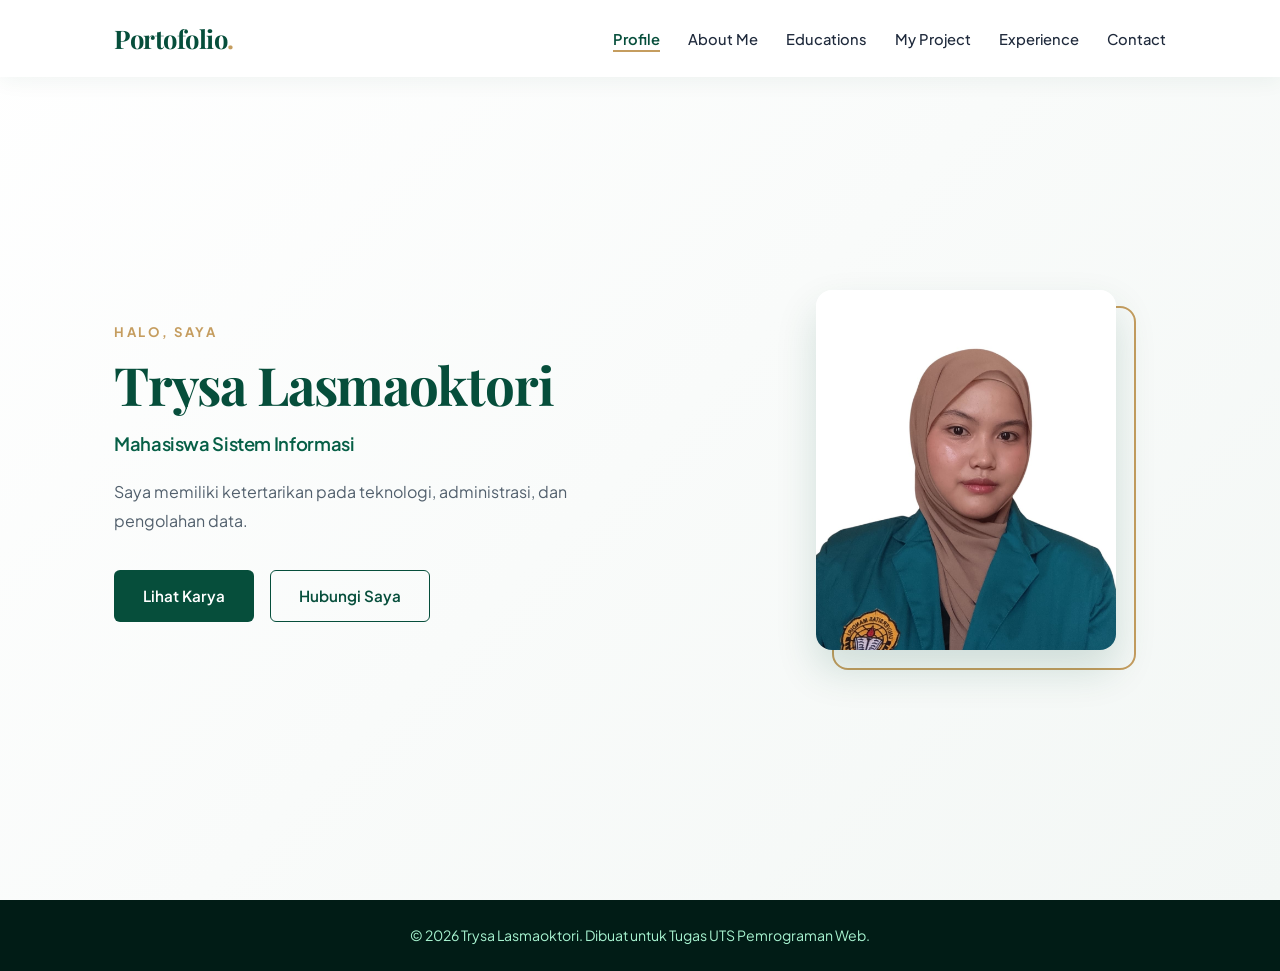
<file: index.html>
<!DOCTYPE html>
<html lang="id">
<head>
    <meta charset="UTF-8">
    <meta name="viewport" content="width=device-width, initial-scale=1.0">
    <title>Profile | Portofolio Mahasiswa</title>
    <link rel="preconnect" href="https://fonts.googleapis.com">
    <link rel="preconnect" href="https://fonts.gstatic.com" crossorigin>
    <link href="https://fonts.googleapis.com/css2?family=Playfair+Display:ital,wght@0,600;0,700;1,600&family=Plus+Jakarta+Sans:wght@300;400;500;600&display=swap" rel="stylesheet">
    <link rel="stylesheet" href="style.css">
</head>
<body>

    <header class="navbar" id="navbar">
        <div class="nav-container">
            <a href="profile.html" class="logo">Portofolio<span>.</span></a>
            <nav>
                <ul class="nav-links" id="nav-links">
                    <li><a href="profile.html" class="active">Profile</a></li>
                    <li><a href="about-me.html">About Me</a></li>
                    <li><a href="educations.html">Educations</a></li>
                    <li><a href="my-projects.html">My Project</a></li>
                    <li><a href="experience.html">Experience</a></li>
                    <li><a href="contact-me.html">Contact</a></li>
                </ul>
            </nav>
            <div class="menu-toggle" id="mobile-menu">
                <span></span>
                <span></span>
                <span></span>
            </div>
        </div>
    </header>

    <main>
        <section class="hero-section">
            <div class="container hero-grid">
                <div class="hero-text fade-in">
                    <p class="subtitle">HALO, SAYA</p>
                    <h1>Trysa Lasmaoktori</h1>
                    <h2 class="role">Mahasiswa Sistem Informasi</h2>
                    <p class="hero-desc">
                      Saya memiliki ketertarikan pada teknologi, administrasi, dan pengolahan data.
                    </p>
                    <div class="hero-buttons">
                        <a href="my-projects.html" class="btn btn-primary">Lihat Karya</a>
                        <a href="contact-me.html" class="btn btn-outline">Hubungi Saya</a>
                    </div>
                </div>
                <div class="hero-image fade-in">
                    <div class="image-frame">
                        <img src="foto saya.jpeg" alt="Foto Profil">
                    </div>
                </div>
            </div>
        </section>
    </main>

    <footer>
        <div class="container">
            <p>&copy; 2026 Trysa Lasmaoktori. Dibuat untuk Tugas UTS Pemrograman Web.</p>
        </div>
    </footer>

    <script>
        const mobileMenu = document.getElementById('mobile-menu');
        const navLinks = document.getElementById('nav-links');
        mobileMenu.addEventListener('click', () => {
            navLinks.classList.toggle('active');
            mobileMenu.classList.toggle('open');
        });
    </script>
</body>
</html>
</file>
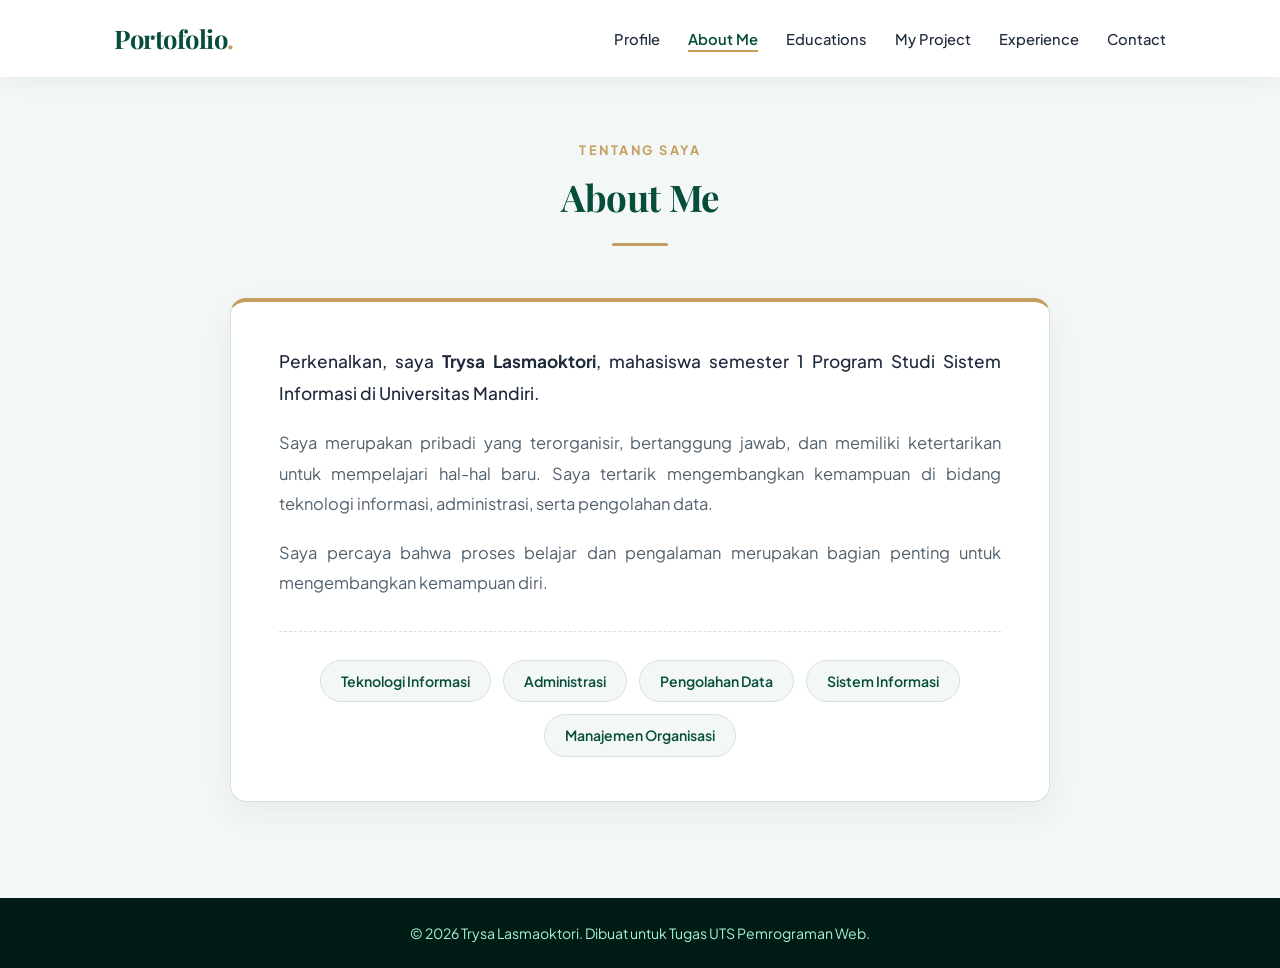
<file: about-me.html>
<!DOCTYPE html>
<html lang="id">
<head>
    <meta charset="UTF-8">
    <meta name="viewport" content="width=device-width, initial-scale=1.0">
    <title>About Me | Portofolio Mahasiswa</title>
    <link rel="preconnect" href="https://fonts.googleapis.com">
    <link rel="preconnect" href="https://fonts.gstatic.com" crossorigin>
    <link href="https://fonts.googleapis.com/css2?family=Playfair+Display:ital,wght@0,600;0,700;1,600&family=Plus+Jakarta+Sans:wght@300;400;500;600&display=swap" rel="stylesheet">
    <link rel="stylesheet" href="style.css">
</head>
<body>

    <header class="navbar scrolled" id="navbar">
        <div class="nav-container">
            <a href="profile.html" class="logo">Portofolio<span>.</span></a>
            <nav>
                <ul class="nav-links" id="nav-links">
                    <li><a href="profile.html">Profile</a></li>
                    <li><a href="about-me.html" class="active">About Me</a></li>
                    <li><a href="educations.html">Educations</a></li>
                    <li><a href="my-projects.html">My Project</a></li>
                    <li><a href="experience.html">Experience</a></li>
                    <li><a href="contact-me.html">Contact</a></li>
                </ul>
            </nav>
            <div class="menu-toggle" id="mobile-menu">
                <span></span>
                <span></span>
                <span></span>
            </div>
        </div>
    </header>

    <main>
        <section class="section page-top bg-light">
            <div class="container">
                <div class="section-header fade-in">
                    <span class="section-tag">Tentang Saya</span>
                    <h2>About Me</h2>
                    <div class="divider"></div>
                </div>
                <div class="about-content fade-in">
                    <p>
                        Perkenalkan, saya <strong>Trysa Lasmaoktori</strong>, mahasiswa semester 1 Program Studi Sistem Informasi di Universitas Mandiri.
                    </p>
                    <p>
                        Saya merupakan pribadi yang terorganisir, bertanggung jawab, dan memiliki ketertarikan untuk mempelajari hal-hal baru. Saya tertarik mengembangkan kemampuan di bidang teknologi informasi, administrasi, serta pengolahan data.
                    </p>
                    <p>
                        Saya percaya bahwa proses belajar dan pengalaman merupakan bagian penting untuk mengembangkan kemampuan diri.
                    </p>
                    <div class="skills-wrapper">
                        <span class="skill-badge">Teknologi Informasi</span>
                        <span class="skill-badge">Administrasi</span>
                        <span class="skill-badge">Pengolahan Data</span>
                        <span class="skill-badge">Sistem Informasi</span>
                        <span class="skill-badge">Manajemen Organisasi</span>
                    </div>
                </div>
            </div>
        </section>
    </main>

    <footer>
        <div class="container">
            <p>&copy; 2026 Trysa Lasmaoktori. Dibuat untuk Tugas UTS Pemrograman Web.</p>
        </div>
    </footer>

    <script>
        const mobileMenu = document.getElementById('mobile-menu');
        const navLinks = document.getElementById('nav-links');
        mobileMenu.addEventListener('click', () => {
            navLinks.classList.toggle('active');
            mobileMenu.classList.toggle('open');
        });
    </script>
</body>
</html>
</file>
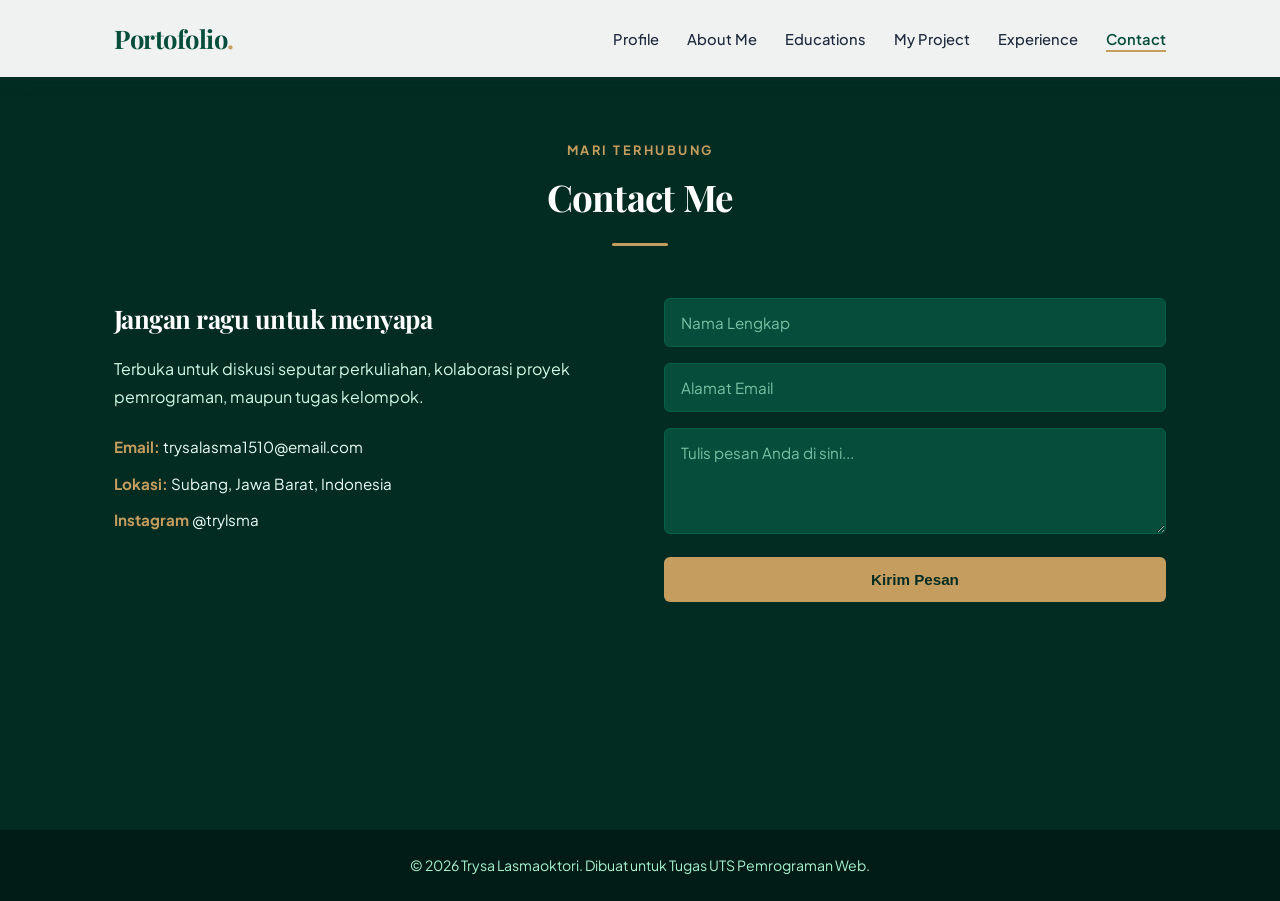
<file: contact-me.html>
<!DOCTYPE html>
<html lang="id">
<head>
    <meta charset="UTF-8">
    <meta name="viewport" content="width=device-width, initial-scale=1.0">
    <title>Contact Me | Portofolio Mahasiswa</title>
    <link rel="preconnect" href="https://fonts.googleapis.com">
    <link rel="preconnect" href="https://fonts.gstatic.com" crossorigin>
    <link href="https://fonts.googleapis.com/css2?family=Playfair+Display:ital,wght@0,600;0,700;1,600&family=Plus+Jakarta+Sans:wght@300;400;500;600&display=swap" rel="stylesheet">
    <link rel="stylesheet" href="style.css">
</head>
<body>

    <header class="navbar scrolled" id="navbar">
        <div class="nav-container">
            <a href="profile.html" class="logo">Portofolio<span>.</span></a>
            <nav>
                <ul class="nav-links" id="nav-links">
                    <li><a href="profile.html">Profile</a></li>
                    <li><a href="about-me.html">About Me</a></li>
                    <li><a href="educations.html">Educations</a></li>
                    <li><a href="my-projects.html">My Project</a></li>
                    <li><a href="experience.html">Experience</a></li>
                    <li><a href="contact-me.html" class="active">Contact</a></li>
                </ul>
            </nav>
            <div class="menu-toggle" id="mobile-menu">
                <span></span>
                <span></span>
                <span></span>
            </div>
        </div>
    </header>

    <main>
        <section class="section page-top bg-dark">
            <div class="container">
                <div class="section-header fade-in">
                    <span class="section-tag">Mari Terhubung</span>
                    <h2>Contact Me</h2>
                    <div class="divider"></div>
                </div>
                <div class="contact-wrapper fade-in">
                    <div class="contact-info">
                        <h3>Jangan ragu untuk menyapa</h3>
                        <p>Terbuka untuk diskusi seputar perkuliahan, kolaborasi proyek pemrograman, maupun tugas kelompok.</p>
                        <ul class="contact-details">
                            <li><strong>Email:</strong> trysalasma1510@email.com</li>
                            <li><strong>Lokasi:</strong> Subang, Jawa Barat, Indonesia</li>
                            <li><strong>Instagram</strong> @trylsma</li>
                        </ul>
                    </div>
                    <form class="contact-form" id="contactForm">
                        <div class="form-group">
                            <input type="text" id="nama" placeholder="Nama Lengkap" required>
                        </div>
                        <div class="form-group">
                            <input type="email" id="email" placeholder="Alamat Email" required>
                        </div>
                        <div class="form-group">
                            <textarea id="pesan" rows="4" placeholder="Tulis pesan Anda di sini..." required></textarea>
                        </div>
                        <button type="submit" class="btn btn-primary full-width">Kirim Pesan</button>
                        <p id="form-status" class="form-status"></p>
                    </form>
                </div>
            </div>
        </section>
    </main>

    <footer>
        <div class="container">
            <p>&copy; 2026 Trysa Lasmaoktori. Dibuat untuk Tugas UTS Pemrograman Web.</p>
        </div>
    </footer>

    <script>
        const mobileMenu = document.getElementById('mobile-menu');
        const navLinks = document.getElementById('nav-links');
        mobileMenu.addEventListener('click', () => {
            navLinks.classList.toggle('active');
            mobileMenu.classList.toggle('open');
        });

        const contactForm = document.getElementById('contactForm');
        const formStatus = document.getElementById('form-status');
        contactForm.addEventListener('submit', (e) => {
            e.preventDefault();
            const nama = document.getElementById('nama').value;
            formStatus.textContent = `Terima kasih, ${nama}! Pesan Anda telah berhasil terkirim.`;
            contactForm.reset();
            setTimeout(() => { formStatus.textContent = ''; }, 5000);
        });
    </script>
</body>
</html>
</file>
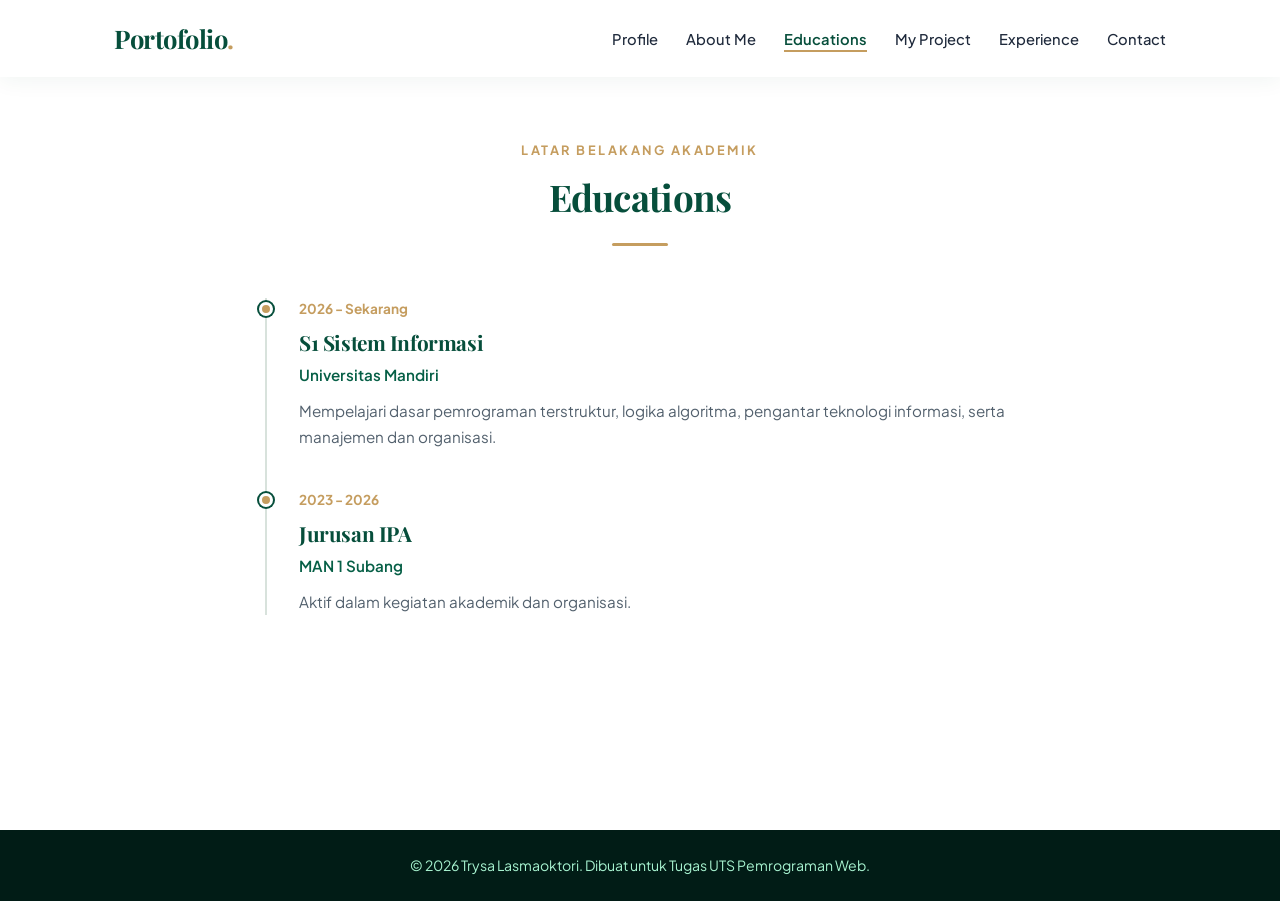
<file: educations.html>
<!DOCTYPE html>
<html lang="id">
<head>
    <meta charset="UTF-8">
    <meta name="viewport" content="width=device-width, initial-scale=1.0">
    <title>Educations | Portofolio Mahasiswa</title>
    <link rel="preconnect" href="https://fonts.googleapis.com">
    <link rel="preconnect" href="https://fonts.gstatic.com" crossorigin>
    <link href="https://fonts.googleapis.com/css2?family=Playfair+Display:ital,wght@0,600;0,700;1,600&family=Plus+Jakarta+Sans:wght@300;400;500;600&display=swap" rel="stylesheet">
    <link rel="stylesheet" href="style.css">
</head>
<body>

    <header class="navbar scrolled" id="navbar">
        <div class="nav-container">
            <a href="profile.html" class="logo">Portofolio<span>.</span></a>
            <nav>
                <ul class="nav-links" id="nav-links">
                    <li><a href="profile.html">Profile</a></li>
                    <li><a href="about-me.html">About Me</a></li>
                    <li><a href="educations.html" class="active">Educations</a></li>
                    <li><a href="my-projects.html">My Project</a></li>
                    <li><a href="experience.html">Experience</a></li>
                    <li><a href="contact-me.html">Contact</a></li>
                </ul>
            </nav>
            <div class="menu-toggle" id="mobile-menu">
                <span></span>
                <span></span>
                <span></span>
            </div>
        </div>
    </header>

    <main>
        <section class="section page-top">
            <div class="container">
                <div class="section-header fade-in">
                    <span class="section-tag">Latar Belakang Akademik</span>
                    <h2>Educations</h2>
                    <div class="divider"></div>
                </div>
                <div class="timeline fade-in">
                    <div class="timeline-item">
                        <div class="timeline-dot"></div>
                        <div class="timeline-date">2026 - Sekarang</div>
                        <div class="timeline-content">
                            <h3>S1 Sistem Informasi</h3>
                            <h4>Universitas Mandiri</h4>
                            <p>Mempelajari dasar pemrograman terstruktur, logika algoritma, pengantar teknologi informasi, serta manajemen dan organisasi.</p>
                        </div>
                    </div>
                    <div class="timeline-item">
                        <div class="timeline-dot"></div>
                        <div class="timeline-date">2023 - 2026</div>
                        <div class="timeline-content">
                            <h3>Jurusan IPA</h3>
                            <h4>MAN 1 Subang</h4>
                            <p>Aktif dalam kegiatan akademik dan organisasi.</p>
                        </div>
                    </div>
                </div>
            </div>
        </section>
    </main>

    <footer>
        <div class="container">
            <p>&copy; 2026 Trysa Lasmaoktori. Dibuat untuk Tugas UTS Pemrograman Web.</p>
        </div>
    </footer>

    <script>
        const mobileMenu = document.getElementById('mobile-menu');
        const navLinks = document.getElementById('nav-links');
        mobileMenu.addEventListener('click', () => {
            navLinks.classList.toggle('active');
            mobileMenu.classList.toggle('open');
        });
    </script>
</body>
</html>
</file>
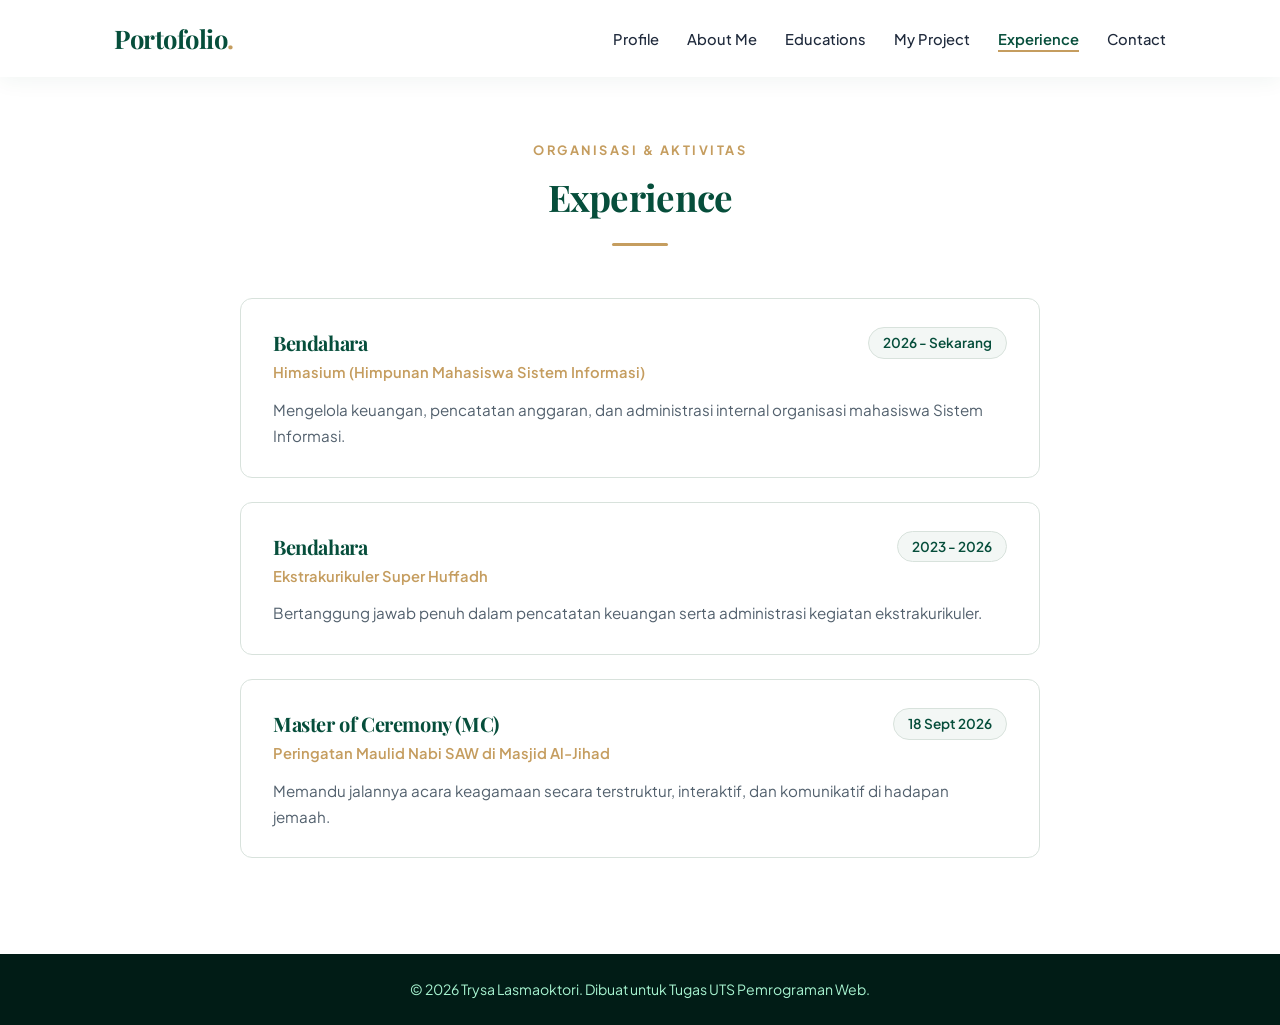
<file: experience.html>
<!DOCTYPE html>
<html lang="id">
<head>
    <meta charset="UTF-8">
    <meta name="viewport" content="width=device-width, initial-scale=1.0">
    <title>Experience | Trysa Lasmaoktori</title>
    <link rel="preconnect" href="https://fonts.googleapis.com">
    <link rel="preconnect" href="https://fonts.gstatic.com" crossorigin>
    <link href="https://fonts.googleapis.com/css2?family=Playfair+Display:ital,wght@0,600;0,700;1,600&family=Plus+Jakarta+Sans:wght@300;400;500;600&display=swap" rel="stylesheet">
    <link rel="stylesheet" href="style.css">
</head>
<body>

    <header class="navbar">
        <div class="nav-container">
            <a href="profile.html" class="logo">Portofolio<span>.</span></a>
            <nav>
                <ul class="nav-links" id="nav-links">
                    <li><a href="profile.html">Profile</a></li>
                    <li><a href="about-me.html">About Me</a></li>
                    <li><a href="educations.html">Educations</a></li>
                    <li><a href="my-projects.html">My Project</a></li>
                    <li><a href="experience.html" class="active">Experience</a></li>
                    <li><a href="contact-me.html">Contact</a></li>
                </ul>
            </nav>
            <div class="menu-toggle" id="mobile-menu">
                <span></span><span></span><span></span>
            </div>
        </div>
    </header>

    <main>
        <section class="section page-top">
            <div class="container">
                <div class="section-header fade-in">
                    <span class="section-tag">Organisasi & Aktivitas</span>
                    <h2>Experience</h2>
                    <div class="divider"></div>
                </div>
                
                <div class="experience-list fade-in">

                    <div class="exp-card">
                        <div class="exp-header">
                            <div>
                                <h3>Bendahara</h3>
                                <span class="exp-org">Himasium (Himpunan Mahasiswa Sistem Informasi)</span>
                            </div>
                            <span class="exp-year">2026 - Sekarang</span>
                        </div>
                        <p>Mengelola keuangan, pencatatan anggaran, dan administrasi internal organisasi mahasiswa Sistem Informasi.</p>
                    </div>
                    
                    <div class="exp-card">
                        <div class="exp-header">
                            <div>
                                <h3>Bendahara</h3>
                                <span class="exp-org">Ekstrakurikuler Super Huffadh</span>
                            </div>
                            <span class="exp-year">2023 - 2026</span>
                        </div>
                        <p>Bertanggung jawab penuh dalam pencatatan keuangan serta administrasi kegiatan ekstrakurikuler.</p>
                    </div>

                    <div class="exp-card">
                        <div class="exp-header">
                            <div>
                                <h3>Master of Ceremony (MC)</h3>
                                <span class="exp-org">Peringatan Maulid Nabi SAW di Masjid Al-Jihad</span>
                            </div>
                            <span class="exp-year">18 Sept 2026</span>
                        </div>
                        <p>Memandu jalannya acara keagamaan secara terstruktur, interaktif, dan komunikatif di hadapan jemaah.</p>
                    </div>
                </div>
            </div>
        </section>
    </main>

    <footer>
        <div class="container">
            <p>&copy; 2026 Trysa Lasmaoktori. Dibuat untuk Tugas UTS Pemrograman Web.</p>
        </div>
    </footer>

    <script>
        const mobileMenu = document.getElementById('mobile-menu');
        const navLinks = document.getElementById('nav-links');
        mobileMenu.addEventListener('click', () => {
            navLinks.classList.toggle('active');
            mobileMenu.classList.toggle('open');
        });
    </script>
</body>
</html>
</file>
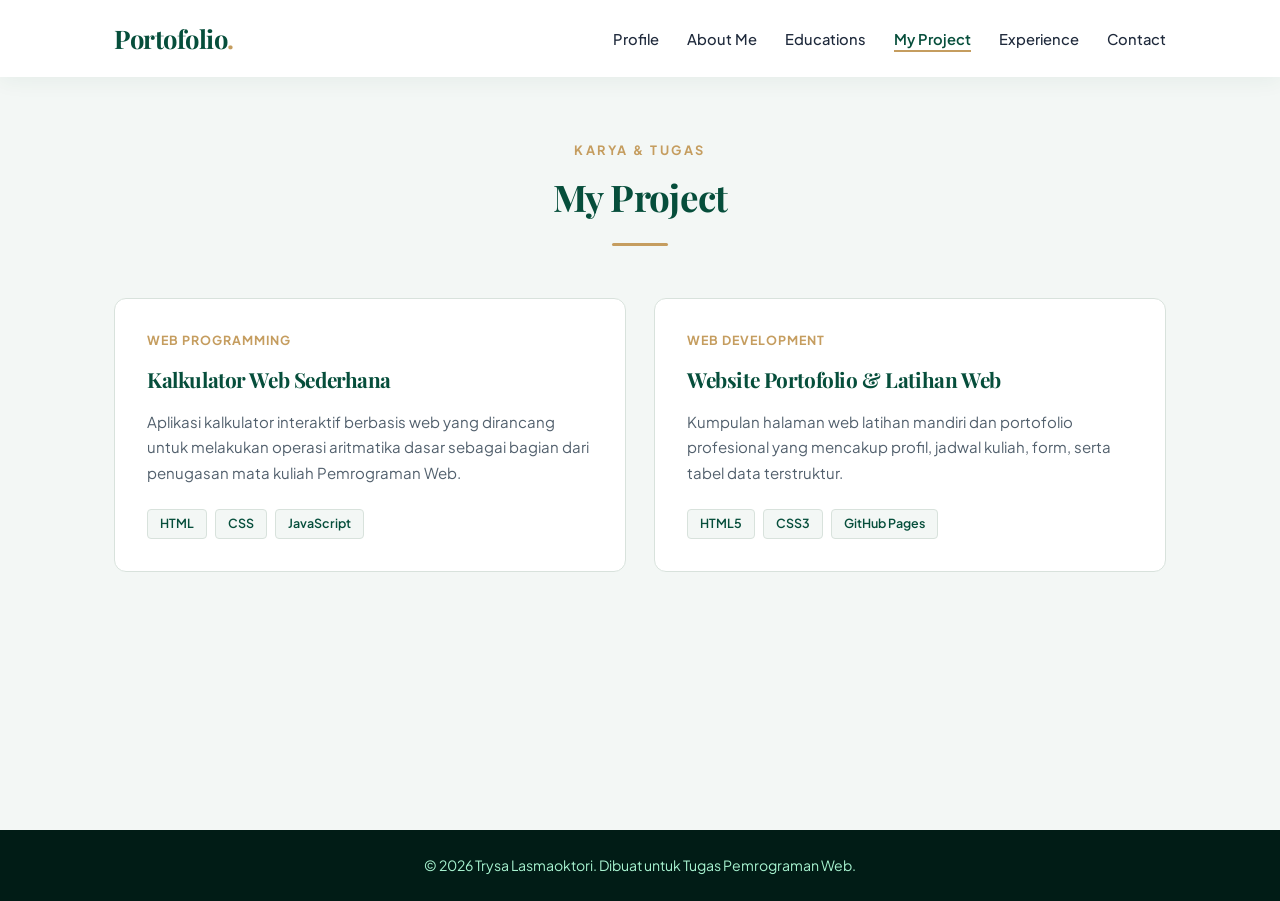
<file: my-projects.html>
<!DOCTYPE html>
<html lang="id">
<head>
    <meta charset="UTF-8">
    <meta name="viewport" content="width=device-width, initial-scale=1.0">
    <title>My Projects | Portofolio Trysa Lasma</title>
    <link rel="preconnect" href="https://fonts.googleapis.com">
    <link rel="preconnect" href="https://fonts.gstatic.com" crossorigin>
    <link href="https://fonts.googleapis.com/css2?family=Playfair+Display:ital,wght@0,600;0,700;1,600&family=Plus+Jakarta+Sans:wght@300;400;500;600&display=swap" rel="stylesheet">
    <link rel="stylesheet" href="style.css">
</head>
<body>

    <header class="navbar scrolled" id="navbar">
        <div class="nav-container">
            <a href="profile.html" class="logo">Portofolio<span>.</span></a>
            <nav>
                <ul class="nav-links" id="nav-links">
                    <li><a href="profile.html">Profile</a></li>
                    <li><a href="about-me.html">About Me</a></li>
                    <li><a href="educations.html">Educations</a></li>
                    <li><a href="my-projects.html" class="active">My Project</a></li>
                    <li><a href="experience.html">Experience</a></li>
                    <li><a href="contact-me.html">Contact</a></li>
                </ul>
            </nav>
            <div class="menu-toggle" id="mobile-menu">
                <span></span>
                <span></span>
                <span></span>
            </div>
        </div>
    </header>

    <main>
        <section class="section page-top bg-light">
            <div class="container">
                <div class="section-header fade-in">
                    <span class="section-tag">Karya & Tugas</span>
                    <h2>My Project</h2>
                    <div class="divider"></div>
                </div>
                <div class="project-grid fade-in">
                    <!-- Project 1 -->
                    <div class="project-card">
                        <div class="project-badge">Web Programming</div>
                        <h3>Kalkulator Web Sederhana</h3>
                        <p>Aplikasi kalkulator interaktif berbasis web yang dirancang untuk melakukan operasi aritmatika dasar sebagai bagian dari penugasan mata kuliah Pemrograman Web.</p>
                        <div class="project-tech">
                            <span>HTML</span>
                            <span>CSS</span>
                            <span>JavaScript</span>
                        </div>
                    </div>
                    <!-- Project 2 -->
                    <div class="project-card">
                        <div class="project-badge">Web Development</div>
                        <h3>Website Portofolio & Latihan Web</h3>
                        <p>Kumpulan halaman web latihan mandiri dan portofolio profesional yang mencakup profil, jadwal kuliah, form, serta tabel data terstruktur.</p>
                        <div class="project-tech">
                            <span>HTML5</span>
                            <span>CSS3</span>
                            <span>GitHub Pages</span>
                        </div>
                    </div>
                </div>
            </div>
        </section>
    </main>

    <footer>
        <div class="container">
            <p>&copy; 2026 Trysa Lasmaoktori. Dibuat untuk Tugas Pemrograman Web.</p>
        </div>
    </footer>

    <script>
        const mobileMenu = document.getElementById('mobile-menu');
        const navLinks = document.getElementById('nav-links');
        mobileMenu.addEventListener('click', () => {
            navLinks.classList.toggle('active');
            mobileMenu.classList.toggle('open');
        });
    </script>
</body>
</html>
</file>
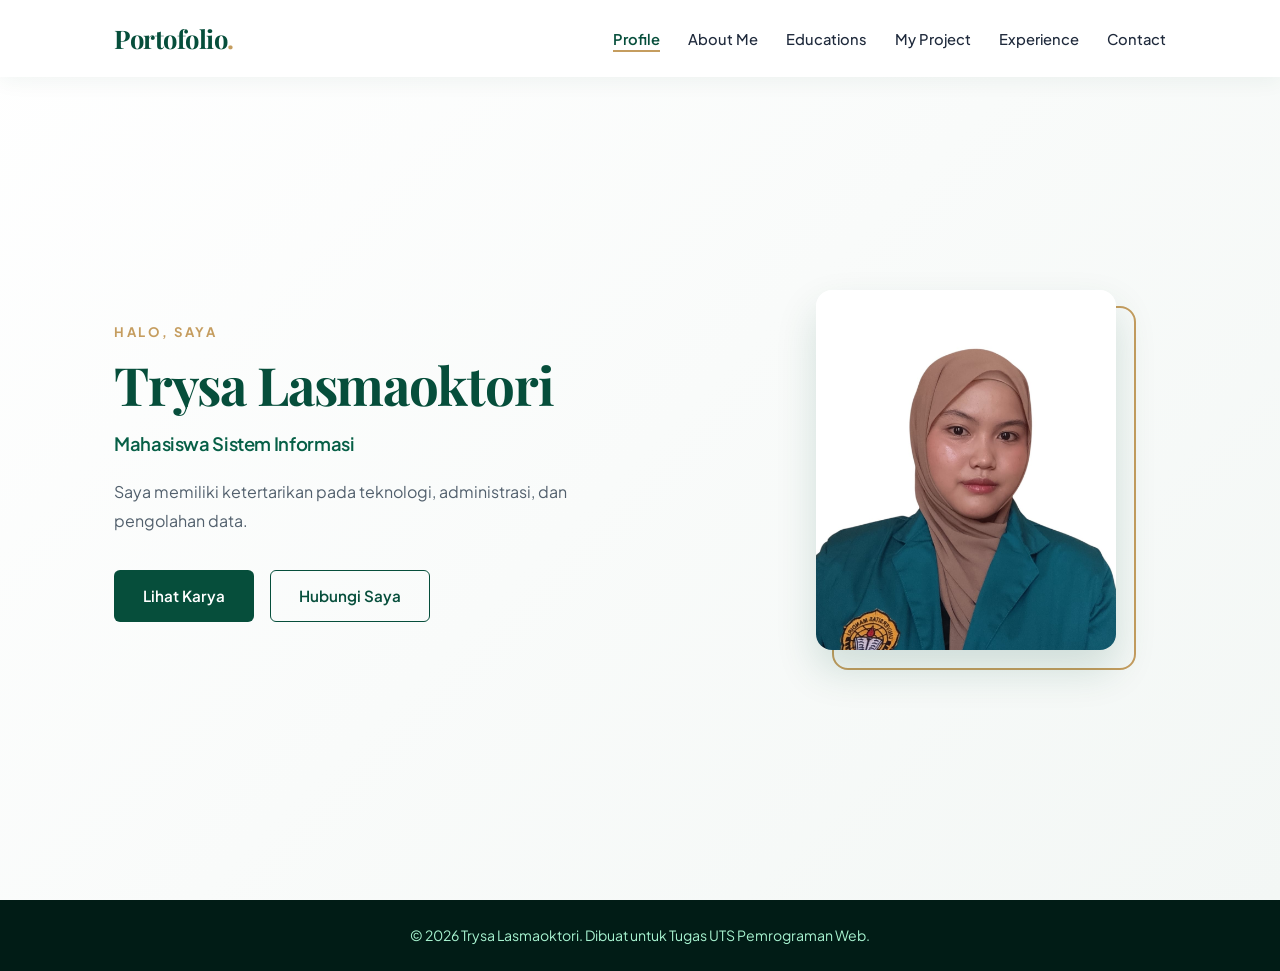
<file: profile.html>
<!DOCTYPE html>
<html lang="id">
<head>
    <meta charset="UTF-8">
    <meta name="viewport" content="width=device-width, initial-scale=1.0">
    <title>Profile | Portofolio Mahasiswa</title>
    <link rel="preconnect" href="https://fonts.googleapis.com">
    <link rel="preconnect" href="https://fonts.gstatic.com" crossorigin>
    <link href="https://fonts.googleapis.com/css2?family=Playfair+Display:ital,wght@0,600;0,700;1,600&family=Plus+Jakarta+Sans:wght@300;400;500;600&display=swap" rel="stylesheet">
    <link rel="stylesheet" href="style.css">
</head>
<body>

    <header class="navbar" id="navbar">
        <div class="nav-container">
            <a href="profile.html" class="logo">Portofolio<span>.</span></a>
            <nav>
                <ul class="nav-links" id="nav-links">
                    <li><a href="profile.html" class="active">Profile</a></li>
                    <li><a href="about-me.html">About Me</a></li>
                    <li><a href="educations.html">Educations</a></li>
                    <li><a href="my-projects.html">My Project</a></li>
                    <li><a href="experience.html">Experience</a></li>
                    <li><a href="contact-me.html">Contact</a></li>
                </ul>
            </nav>
            <div class="menu-toggle" id="mobile-menu">
                <span></span>
                <span></span>
                <span></span>
            </div>
        </div>
    </header>

    <main>
        <section class="hero-section">
            <div class="container hero-grid">
                <div class="hero-text fade-in">
                    <p class="subtitle">HALO, SAYA</p>
                    <h1>Trysa Lasmaoktori</h1>
                    <h2 class="role">Mahasiswa Sistem Informasi</h2>
                    <p class="hero-desc">
                      Saya memiliki ketertarikan pada teknologi, administrasi, dan pengolahan data.
                    </p>
                    <div class="hero-buttons">
                        <a href="my-projects.html" class="btn btn-primary">Lihat Karya</a>
                        <a href="contact-me.html" class="btn btn-outline">Hubungi Saya</a>
                    </div>
                </div>
                <div class="hero-image fade-in">
                    <div class="image-frame">
                        <img src="foto saya.jpeg" alt="Foto Profil">
                    </div>
                </div>
            </div>
        </section>
    </main>

    <footer>
        <div class="container">
            <p>&copy; 2026 Trysa Lasmaoktori. Dibuat untuk Tugas UTS Pemrograman Web.</p>
        </div>
    </footer>

    <script>
        const mobileMenu = document.getElementById('mobile-menu');
        const navLinks = document.getElementById('nav-links');
        mobileMenu.addEventListener('click', () => {
            navLinks.classList.toggle('active');
            mobileMenu.classList.toggle('open');
        });
    </script>
</body>
</html>
</file>
<file: style.css>
:root {
    --primary: #064e3b;       /* Deep Emerald Green */
    --primary-dark: #022c22;  /* Forest Dark Green */
    --secondary: #065f46;     /* Rich Pine Green */
    --accent: #c59d5f;        /* Warm Luxury Gold */
    --accent-hover: #b0884a;
    --accent-light: #fef9ec;  /* Soft Gold Tint */
    --bg-main: #ffffff;
    --bg-light: #f3f7f5;      /* Soft Sage/Mint Tint */
    --text-dark: #1e293b;
    --text-muted: #52606d;
    --border-color: #d8e2dc;
    --transition: all 0.35s cubic-bezier(0.25, 0.8, 0.25, 1);
}

* {
    margin: 0;
    padding: 0;
    box-sizing: border-box;
}

html {
    scroll-behavior: smooth;
    font-family: 'Plus Jakarta Sans', sans-serif;
    color: var(--text-dark);
    background-color: var(--bg-main);
    line-height: 1.6;
}

body {
    display: flex;
    flex-direction: column;
    min-height: 100vh;
}

main {
    flex: 1;
}

h1, h2, h3, .logo {
    font-family: 'Playfair Display', serif;
    letter-spacing: -0.02em;
}

.container {
    width: 100%;
    max-width: 1100px;
    margin: 0 auto;
    padding: 0 24px;
}

.navbar {
    position: fixed;
    top: 0;
    left: 0;
    width: 100%;
    z-index: 1000;
    padding: 18px 0;
    transition: var(--transition);
    background: rgba(255, 255, 255, 0.94);
    backdrop-filter: blur(12px);
    -webkit-backdrop-filter: blur(12px);
    box-shadow: 0 4px 20px rgba(6, 78, 59, 0.06);
}

.nav-container {
    max-width: 1100px;
    margin: 0 auto;
    padding: 0 24px;
    display: flex;
    justify-content: space-between;
    align-items: center;
}

.logo {
    font-size: 1.6rem;
    font-weight: 700;
    color: var(--primary);
    text-decoration: none;
    letter-spacing: -0.5px;
}

.logo span {
    color: var(--accent);
}

.nav-links {
    list-style: none;
    display: flex;
    gap: 28px;
}

.nav-links a {
    text-decoration: none;
    color: var(--text-dark);
    font-size: 0.92rem;
    font-weight: 500;
    position: relative;
    padding-bottom: 4px;
    transition: var(--transition);
}

.nav-links a::after {
    content: '';
    position: absolute;
    bottom: 0;
    left: 0;
    width: 0;
    height: 2px;
    background-color: var(--accent);
    transition: var(--transition);
}

.nav-links a:hover::after,
.nav-links a.active::after {
    width: 100%;
}

.nav-links a:hover,
.nav-links a.active {
    color: var(--primary);
    font-weight: 600;
}

.hero-section {
    min-height: 100vh;
    display: flex;
    align-items: center;
    padding: 120px 0 80px;
    background: linear-gradient(135deg, #ffffff 0%, var(--bg-light) 100%);
}

.hero-grid {
    display: grid;
    grid-template-columns: 1.2fr 0.8fr;
    gap: 50px;
    align-items: center;
}

.subtitle {
    color: var(--accent);
    font-weight: 700;
    letter-spacing: 2.5px;
    font-size: 0.82rem;
    text-transform: uppercase;
    margin-bottom: 12px;
    display: inline-block;
}

.hero-text h1 {
    font-size: 3.3rem;
    line-height: 1.15;
    color: var(--primary);
    margin-bottom: 14px;
}

.hero-text .role {
    font-family: 'Plus Jakarta Sans', sans-serif;
    font-size: 1.15rem;
    font-weight: 600;
    color: var(--secondary);
    margin-bottom: 20px;
}

.hero-desc {
    line-height: 1.8;
    color: var(--text-muted);
    margin-bottom: 34px;
    max-width: 540px;
    font-size: 1rem;
}

.highlight {
    background-color: var(--accent-light);
    border-bottom: 2px solid var(--accent);
    padding: 2px 8px;
    border-radius: 4px;
    color: var(--primary);
    font-weight: 600;
}

.hero-buttons {
    display: flex;
    gap: 16px;
}

.btn {
    display: inline-block;
    padding: 13px 28px;
    border-radius: 6px;
    font-size: 0.95rem;
    font-weight: 600;
    text-decoration: none;
    cursor: pointer;
    transition: var(--transition);
    border: 1.5px solid transparent;
}

.btn-primary {
    background-color: var(--primary);
    color: #fff;
}

.btn-primary:hover {
    background-color: var(--accent);
    color: #fff;
    transform: translateY(-2px);
    box-shadow: 0 10px 20px rgba(197, 157, 95, 0.3);
}

.btn-outline {
    border-color: var(--primary);
    color: var(--primary);
}

.btn-outline:hover {
    background-color: var(--primary);
    color: #fff;
    transform: translateY(-2px);
}

.image-frame {
    position: relative;
    width: 300px;
    height: 360px;
    margin: 0 auto;
    border-radius: 16px;
    animation: float 5s ease-in-out infinite;
}

.image-frame::before {
    content: '';
    position: absolute;
    top: 16px;
    left: 16px;
    width: 100%;
    height: 100%;
    border: 2px solid var(--accent);
    border-radius: 16px;
    z-index: 0;
}

.image-frame img {
    position: relative;
    width: 100%;
    height: 100%;
    object-fit: cover;
    border-radius: 16px;
    z-index: 1;
    box-shadow: 0 20px 40px rgba(6, 78, 59, 0.16);
}

@keyframes float {
    0%, 100% { transform: translateY(0px); }
    50% { transform: translateY(-10px); }
}

/* General Section Styling */
.section {
    padding: 96px 0;
}

.page-top {
    padding-top: 140px;
    min-height: calc(100vh - 70px);
}

.bg-light {
    background-color: var(--bg-light);
}

.bg-dark {
    background-color: var(--primary-dark);
    color: #fff;
}

.section-header {
    text-align: center;
    margin-bottom: 52px;
}

.section-tag {
    display: block;
    font-size: 0.8rem;
    text-transform: uppercase;
    letter-spacing: 2.5px;
    color: var(--accent);
    font-weight: 700;
    margin-bottom: 8px;
}

.section-header h2 {
    font-size: 2.3rem;
    color: var(--primary);
}

.bg-dark .section-header h2 {
    color: #fff;
}

.divider {
    width: 56px;
    height: 3px;
    background-color: var(--accent);
    margin: 16px auto 0;
    border-radius: 2px;
}

.about-content {
    max-width: 820px;
    margin: 0 auto;
    background: #ffffff;
    padding: 44px 48px;
    border-radius: 16px;
    border: 1px solid var(--border-color);
    border-top: 4px solid var(--accent);
    box-shadow: 0 12px 32px rgba(6, 78, 59, 0.06);
    text-align: left;
}

.about-content p {
    line-height: 1.85;
    color: var(--text-muted);
    margin-bottom: 18px;
    font-size: 1.03rem;
    text-align: justify;
}

.about-content p:first-of-type {
    color: var(--text-dark);
    font-weight: 500;
    font-size: 1.08rem;
}

.skills-wrapper {
    display: flex;
    flex-wrap: wrap;
    justify-content: center;
    gap: 12px;
    margin-top: 32px;
    padding-top: 28px;
    border-top: 1px dashed var(--border-color);
}

.skill-badge {
    padding: 9px 20px;
    background: var(--bg-light);
    border: 1px solid var(--border-color);
    border-radius: 50px;
    font-size: 0.88rem;
    font-weight: 600;
    color: var(--primary);
    transition: var(--transition);
}

.skill-badge:hover {
    background: var(--primary);
    border-color: var(--primary);
    color: #fff;
    box-shadow: 0 6px 15px rgba(6, 78, 59, 0.18);
    transform: translateY(-2px);
}

.timeline {
    max-width: 750px;
    margin: 0 auto;
    position: relative;
    padding-left: 32px;
    border-left: 2px solid var(--border-color);
}

.timeline-item {
    position: relative;
    margin-bottom: 40px;
}

.timeline-item:last-child {
    margin-bottom: 0;
}

.timeline-dot {
    position: absolute;
    left: -40px;
    top: 4px;
    width: 14px;
    height: 14px;
    border-radius: 50%;
    background-color: var(--accent);
    border: 3px solid #fff;
    box-shadow: 0 0 0 2px var(--primary);
}

.timeline-date {
    font-size: 0.85rem;
    font-weight: 700;
    color: var(--accent);
    margin-bottom: 6px;
}

.timeline-content h3 {
    font-size: 1.3rem;
    color: var(--primary);
    margin-bottom: 4px;
}

.timeline-content h4 {
    font-family: 'Plus Jakarta Sans', sans-serif;
    font-size: 0.95rem;
    font-weight: 600;
    color: var(--secondary);
    margin-bottom: 10px;
}

.timeline-content p {
    color: var(--text-muted);
    line-height: 1.7;
    font-size: 0.95rem;
}

.project-grid {
    display: grid;
    grid-template-columns: repeat(auto-fit, minmax(280px, 1fr));
    gap: 28px;
}

.project-card {
    background: #fff;
    padding: 32px;
    border-radius: 12px;
    border: 1px solid var(--border-color);
    transition: var(--transition);
    display: flex;
    flex-direction: column;
    justify-content: space-between;
}

.project-card:hover {
    transform: translateY(-8px);
    box-shadow: 0 20px 35px rgba(6, 78, 59, 0.09);
    border-color: var(--accent);
}

.project-badge {
    font-size: 0.78rem;
    font-weight: 700;
    color: var(--accent);
    text-transform: uppercase;
    letter-spacing: 1px;
    margin-bottom: 12px;
}

.project-card h3 {
    font-size: 1.3rem;
    margin-bottom: 12px;
    color: var(--primary);
}

.project-card p {
    color: var(--text-muted);
    line-height: 1.7;
    font-size: 0.94rem;
    margin-bottom: 24px;
}

.project-tech {
    display: flex;
    flex-wrap: wrap;
    gap: 8px;
}

.project-tech span {
    font-size: 0.78rem;
    background: var(--bg-light);
    color: var(--primary);
    border: 1px solid var(--border-color);
    padding: 4px 12px;
    border-radius: 4px;
    font-weight: 600;
}

.experience-list {
    max-width: 800px;
    margin: 0 auto;
    display: flex;
    flex-direction: column;
    gap: 24px;
}

.exp-card {
    padding: 28px 32px;
    border: 1px solid var(--border-color);
    border-radius: 12px;
    background: #fff;
    transition: var(--transition);
}

.exp-card:hover {
    border-color: var(--accent);
    background-color: var(--bg-light);
    transform: translateY(-3px);
}

.exp-header {
    display: flex;
    justify-content: space-between;
    align-items: flex-start;
    margin-bottom: 12px;
    flex-wrap: wrap;
    gap: 8px;
}

.exp-header h3 {
    font-size: 1.25rem;
    color: var(--primary);
}

.exp-org {
    font-size: 0.92rem;
    color: var(--accent);
    font-weight: 600;
}

.exp-year {
    font-size: 0.85rem;
    background: var(--bg-light);
    border: 1px solid var(--border-color);
    padding: 4px 14px;
    border-radius: 20px;
    font-weight: 600;
    color: var(--primary);
}

.exp-card p {
    color: var(--text-muted);
    line-height: 1.7;
    font-size: 0.95rem;
}

.contact-wrapper {
    display: grid;
    grid-template-columns: 1fr 1fr;
    gap: 48px;
    align-items: start;
}

.contact-info h3 {
    font-size: 1.6rem;
    margin-bottom: 16px;
    color: #fff;
}

.contact-info p {
    color: #d1fae5;
    line-height: 1.75;
    margin-bottom: 24px;
}

.contact-details {
    list-style: none;
    display: flex;
    flex-direction: column;
    gap: 12px;
    color: #ecfdf5;
    font-size: 0.95rem;
}

.contact-details strong {
    color: var(--accent);
}

.contact-form {
    display: flex;
    flex-direction: column;
    gap: 16px;
}

.form-group input,
.form-group textarea {
    width: 100%;
    padding: 14px 16px;
    border-radius: 6px;
    border: 1px solid #065f46;
    background-color: #064e3b;
    color: #fff;
    font-family: inherit;
    font-size: 0.95rem;
    transition: var(--transition);
}

.form-group input::placeholder,
.form-group textarea::placeholder {
    color: #a7f3d0;
    opacity: 0.7;
}

.form-group input:focus,
.form-group textarea:focus {
    outline: none;
    border-color: var(--accent);
    background-color: #043d2e;
}

.contact-form .btn-primary {
    background-color: var(--accent);
    color: var(--primary-dark);
    font-weight: 700;
}

.contact-form .btn-primary:hover {
    background-color: var(--accent-hover);
    color: #fff;
}

.full-width {
    width: 100%;
}

.form-status {
    font-size: 0.9rem;
    color: var(--accent);
    margin-top: 4px;
}

footer {
    background-color: #011c16;
    color: #a7f3d0;
    text-align: center;
    padding: 24px 0;
    font-size: 0.88rem;
}

.reveal {
    opacity: 0;
    transform: translateY(30px);
    transition: all 0.8s ease-out;
}

.reveal.active {
    opacity: 1;
    transform: translateY(0);
}

.fade-in {
    animation: fadeInUp 0.8s ease-out forwards;
}

@keyframes fadeInUp {
    from { opacity: 0; transform: translateY(24px); }
    to { opacity: 1; transform: translateY(0); }
}

.menu-toggle {
    display: none;
    flex-direction: column;
    gap: 5px;
    cursor: pointer;
}

.menu-toggle span {
    width: 25px;
    height: 2px;
    background-color: var(--primary);
    transition: var(--transition);
}

.menu-toggle.open span:nth-child(1) {
    transform: rotate(45deg) translate(5px, 5px);
}
.menu-toggle.open span:nth-child(2) {
    opacity: 0;
}
.menu-toggle.open span:nth-child(3) {
    transform: rotate(-45deg) translate(5px, -5px);
}

@media (max-width: 850px) {
    .hero-grid,
    .contact-wrapper {
        grid-template-columns: 1fr;
        text-align: center;
    }

    .hero-text h1 {
        font-size: 2.5rem;
    }

    .hero-desc {
        margin: 0 auto 28px;
    }

    .hero-buttons {
        justify-content: center;
    }

    .image-frame {
        width: 250px;
        height: 300px;
    }

    .about-content {
        padding: 32px 24px;
    }

    .about-content p {
        text-align: left;
    }

    .menu-toggle {
        display: flex;
    }

    .nav-links {
        position: absolute;
        top: 100%;
        left: 0;
        width: 100%;
        background: #ffffff;
        flex-direction: column;
        align-items: center;
        padding: 0;
        max-height: 0;
        overflow: hidden;
        box-shadow: 0 10px 25px rgba(6, 78, 59, 0.1);
        transition: max-height 0.4s ease-in-out, padding 0.4s ease-in-out;
    }

    .nav-links.active {
        padding: 24px 0;
        max-height: 350px;
    }
}
</file>
